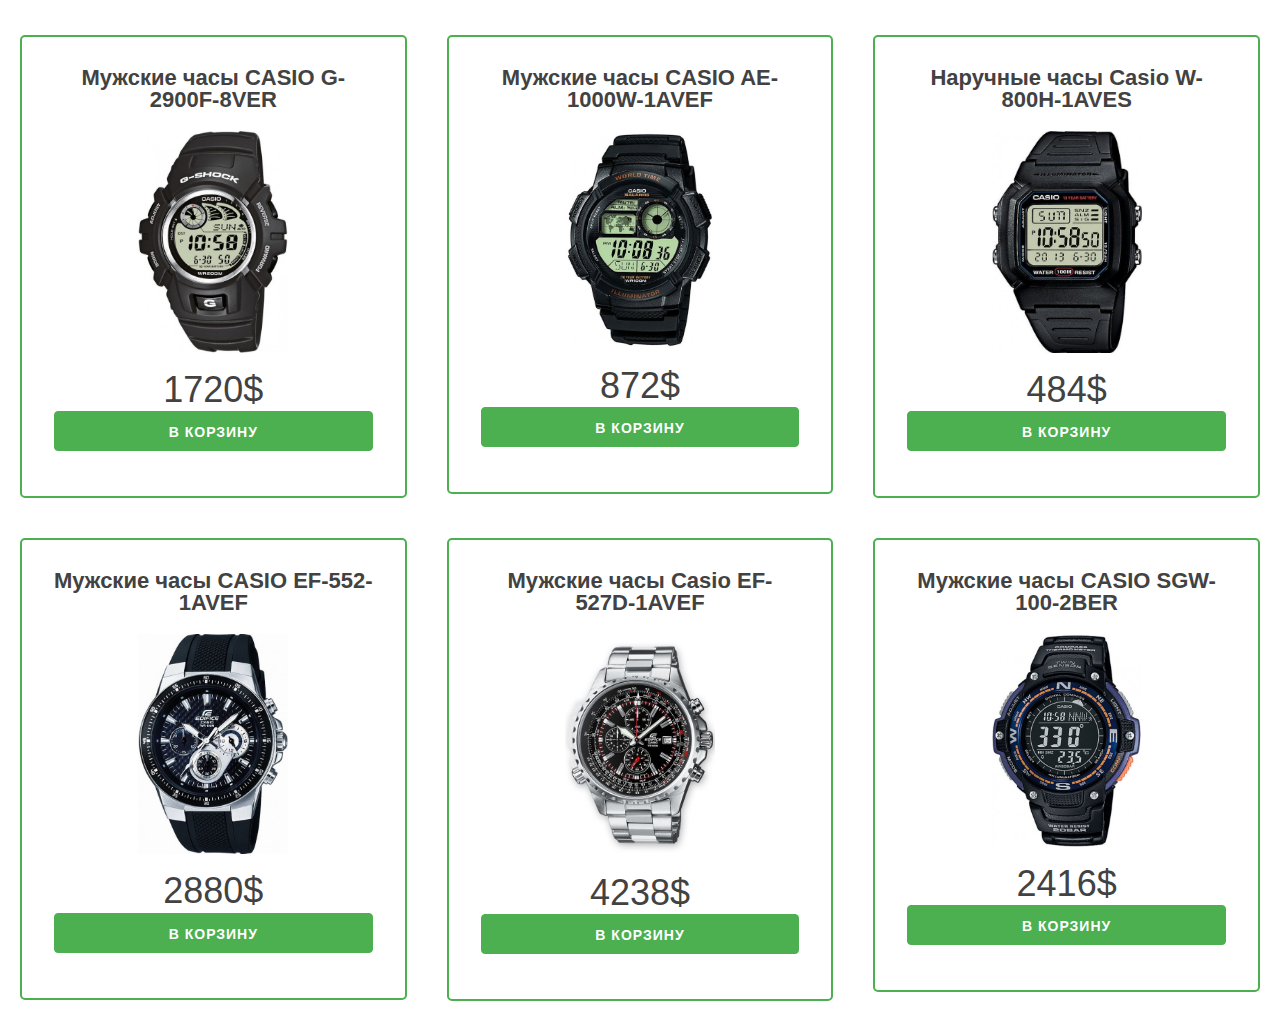
<file: index.html>
<!DOCTYPE html>
<html lang="en">
<head>
    <meta charset="UTF-8">
    <meta http-equiv="X-UA-Compatible" content="IE=edge">
    <meta name="viewport" content="width=device-width, initial-scale=1.0">
    <link rel="stylesheet" href="./css/mustard-ui.min.css">
    <link rel="stylesheet" href="./css/styles.css">
    <title>Document</title>
</head>
<body>
    <div class="goods-container"></div>
</body>
<script src="./dataArticles.js"></script>
</html>
</file>
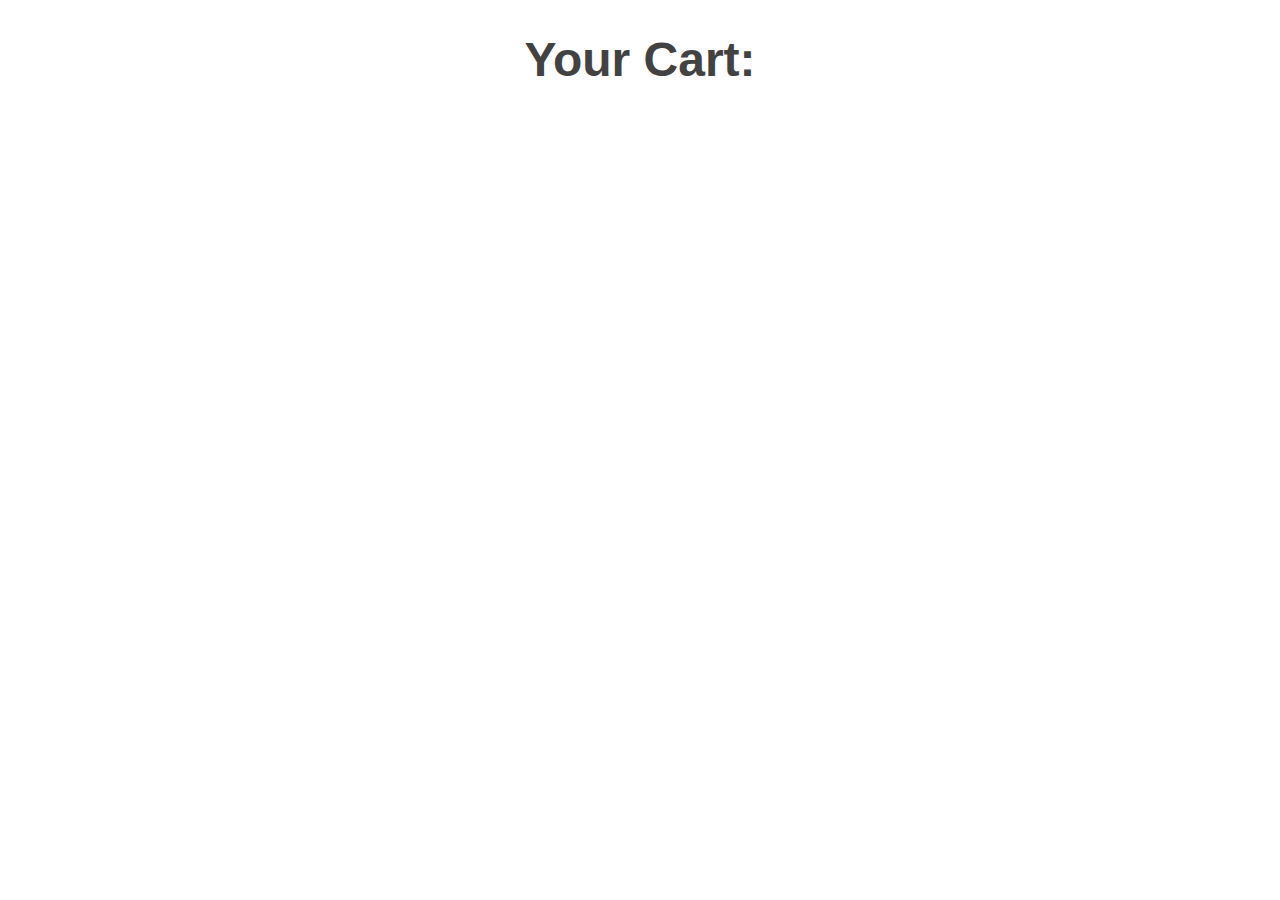
<file: cart.html>
<!DOCTYPE html>
<html lang="en">
<head>
    <meta charset="UTF-8">
    <meta http-equiv="X-UA-Compatible" content="IE=edge">
    <meta name="viewport" content="width=device-width, initial-scale=1.0">
    <link rel="stylesheet" href="./css/mustard-ui.min.css">
    <link rel="stylesheet" href="./css/styles.css">
    <title>Document</title>
</head>
<body>
    <div class="bucket-container">
        <h1>Your Cart:</h1>
        <div class="cart-bucket"></div>
    </div>
</body>
<script src="./class/Bucket.js"></script>
<script src="./bucketFunctionality.js"></script>
</html>
</file>
<file: css/styles.css>
/*/////////////////////////// List of Goods //////////////////// */
.goods-container img {
    width: 150px;
    display: block;
    margin: 0 auto;
    max-height:  222px;
}


.goods-container h2 {
    font-size: 22px;
    margin: 0 0 20px 0;
    line-height: 100%;
}

.goods-container .package.featured.article-information {
    text-align: center;
}

.goods .package.featured p .article-price{
    font-size: 15px;
    font-weight: 500;
    margin: 25px 0;
   
}


/*///////////////////////////  Cart //////////////////// */

.bucket-container {
    max-width: 1200px;
    margin-left: auto;
    margin-right: auto;
    padding: 30px 0;
}

.cart-bucket {
    padding: 10px;
}
table.shopCart {
    border-collapse: collapse;
    border: 1px solid  #666;
}

table.shopCart td {
    border: 1px solid #666;
    padding: 5px 10px;
    text-align: center;
}

table.shopCart img {
    width: 48px;
}

table.shopCart span.total {
    font-weight: 500;
}
</file>
<file: css/mustard-ui.min.css>
/*!
Mustard UI v0.0.5
MIT License
https://mustard-ui.com
*/*{margin:0;padding:0}html{box-sizing:border-box}*,*::after,*::before{box-sizing:inherit}body{display:flex;flex-direction:column;min-height:100vh;background-color:#fff}main{flex:1}.float-left{float:left}.float-right{float:right}.clear-fix::before,.clear-fix::after{content:"";display:table}.clear-fix::after{clear:both}.align-left{text-align:left}.align-center{text-align:center}.align-right{text-align:right}.container{max-width:1200px;margin-left:auto;margin-right:auto;padding:30px 0}.container-small{max-width:768px}.container-large{max-width:1440px}.display-flex{display:flex;justify-content:space-around}.display-none{display:none}.display-sm-up{display:none}@media (min-width: 425px){.display-sm-up{display:initial}}.display-md-up{display:none}@media (min-width: 768px){.display-md-up{display:initial}}.display-lg-up{display:none}@media (min-width: 1024px){.display-lg-up{display:initial}}.display-xlg-up{display:none}@media (min-width: 1440px){.display-xlg-up{display:initial}}.display-sm-down{display:none}@media (max-width: 424px){.display-sm-down{display:initial}}.display-md-down{display:none}@media (max-width: 767px){.display-md-down{display:initial}}.display-lg-down{display:none}@media (max-width: 1023px){.display-lg-down{display:initial}}.display-xlg-down{display:none}@media (max-width: 1439px){.display-xlg-down{display:initial}}.display-sm-to-md{display:none}@media (min-width: 425px) and (max-width: 767px){.display-sm-to-md{display:initial}}.display-sm-to-lg{display:none}@media (min-width: 425px) and (max-width: 1023px){.display-sm-to-lg{display:initial}}.display-sm-to-xlg{display:none}@media (min-width: 425px) and (max-width: 1439px){.display-sm-to-xlg{display:initial}}.display-md-to-lg{display:none}@media (min-width: 768px) and (max-width: 1023px){.display-md-to-lg{display:initial}}.display-md-to-xlg{display:none}@media (min-width: 768px) and (max-width: 1439px){.display-md-to-xlg{display:initial}}.display-lg-to-xlg{display:none}@media (min-width: 1024px) and (max-width: 1439px){.display-lg-to-xlg{display:initial}}.row{display:flex;flex-direction:row;flex-wrap:wrap;margin-top:15px;margin-bottom:15px}.row.row-reverse{flex-direction:row-reverse}.row .col{flex-grow:1;flex-basis:100%;max-width:100%;padding:5px 5px}.row .col.col-reverse{flex-direction:column-reverse}.row .col-xs-1{flex-basis:8.33333%;max-width:8.33333%}.row .col-xs-2{flex-basis:16.66667%;max-width:16.66667%}.row .col-xs-3{flex-basis:25%;max-width:25%}.row .col-xs-4{flex-basis:33.33333%;max-width:33.33333%}.row .col-xs-5{flex-basis:41.66667%;max-width:41.66667%}.row .col-xs-6{flex-basis:50%;max-width:50%}.row .col-xs-7{flex-basis:58.33333%;max-width:58.33333%}.row .col-xs-8{flex-basis:66.66667%;max-width:66.66667%}.row .col-xs-9{flex-basis:75%;max-width:75%}.row .col-xs-10{flex-basis:83.33333%;max-width:83.33333%}.row .col-xs-11{flex-basis:91.66667%;max-width:91.66667%}.row .col-xs-12{flex-basis:100%;max-width:100%}.row .col-xs-offset-1{margin-left:8.33333%}.row .col-xs-offset-2{margin-left:16.66667%}.row .col-xs-offset-3{margin-left:25%}.row .col-xs-offset-4{margin-left:33.33333%}.row .col-xs-offset-5{margin-left:41.66667%}.row .col-xs-offset-6{margin-left:50%}.row .col-xs-offset-7{margin-left:58.33333%}.row .col-xs-offset-8{margin-left:66.66667%}.row .col-xs-offset-9{margin-left:75%}.row .col-xs-offset-10{margin-left:83.33333%}.row .col-xs-offset-11{margin-left:91.66667%}.row .col-xs-offset-12{margin-left:100%}@media (min-width: 425px){.row .col-sm-1{flex-basis:8.33333%;max-width:8.33333%}.row .col-sm-2{flex-basis:16.66667%;max-width:16.66667%}.row .col-sm-3{flex-basis:25%;max-width:25%}.row .col-sm-4{flex-basis:33.33333%;max-width:33.33333%}.row .col-sm-5{flex-basis:41.66667%;max-width:41.66667%}.row .col-sm-6{flex-basis:50%;max-width:50%}.row .col-sm-7{flex-basis:58.33333%;max-width:58.33333%}.row .col-sm-8{flex-basis:66.66667%;max-width:66.66667%}.row .col-sm-9{flex-basis:75%;max-width:75%}.row .col-sm-10{flex-basis:83.33333%;max-width:83.33333%}.row .col-sm-11{flex-basis:91.66667%;max-width:91.66667%}.row .col-sm-12{flex-basis:100%;max-width:100%}.row .col-sm-offset-1{margin-left:8.33333%}.row .col-sm-offset-2{margin-left:16.66667%}.row .col-sm-offset-3{margin-left:25%}.row .col-sm-offset-4{margin-left:33.33333%}.row .col-sm-offset-5{margin-left:41.66667%}.row .col-sm-offset-6{margin-left:50%}.row .col-sm-offset-7{margin-left:58.33333%}.row .col-sm-offset-8{margin-left:66.66667%}.row .col-sm-offset-9{margin-left:75%}.row .col-sm-offset-10{margin-left:83.33333%}.row .col-sm-offset-11{margin-left:91.66667%}.row .col-sm-offset-12{margin-left:100%}}@media (min-width: 768px){.row .col-md-1{flex-basis:8.33333%;max-width:8.33333%}.row .col-md-2{flex-basis:16.66667%;max-width:16.66667%}.row .col-md-3{flex-basis:25%;max-width:25%}.row .col-md-4{flex-basis:33.33333%;max-width:33.33333%}.row .col-md-5{flex-basis:41.66667%;max-width:41.66667%}.row .col-md-6{flex-basis:50%;max-width:50%}.row .col-md-7{flex-basis:58.33333%;max-width:58.33333%}.row .col-md-8{flex-basis:66.66667%;max-width:66.66667%}.row .col-md-9{flex-basis:75%;max-width:75%}.row .col-md-10{flex-basis:83.33333%;max-width:83.33333%}.row .col-md-11{flex-basis:91.66667%;max-width:91.66667%}.row .col-md-12{flex-basis:100%;max-width:100%}.row .col-md-offset-1{margin-left:8.33333%}.row .col-md-offset-2{margin-left:16.66667%}.row .col-md-offset-3{margin-left:25%}.row .col-md-offset-4{margin-left:33.33333%}.row .col-md-offset-5{margin-left:41.66667%}.row .col-md-offset-6{margin-left:50%}.row .col-md-offset-7{margin-left:58.33333%}.row .col-md-offset-8{margin-left:66.66667%}.row .col-md-offset-9{margin-left:75%}.row .col-md-offset-10{margin-left:83.33333%}.row .col-md-offset-11{margin-left:91.66667%}.row .col-md-offset-12{margin-left:100%}}@media (min-width: 1024px){.row .col-lg-1{flex-basis:8.33333%;max-width:8.33333%}.row .col-lg-2{flex-basis:16.66667%;max-width:16.66667%}.row .col-lg-3{flex-basis:25%;max-width:25%}.row .col-lg-4{flex-basis:33.33333%;max-width:33.33333%}.row .col-lg-5{flex-basis:41.66667%;max-width:41.66667%}.row .col-lg-6{flex-basis:50%;max-width:50%}.row .col-lg-7{flex-basis:58.33333%;max-width:58.33333%}.row .col-lg-8{flex-basis:66.66667%;max-width:66.66667%}.row .col-lg-9{flex-basis:75%;max-width:75%}.row .col-lg-10{flex-basis:83.33333%;max-width:83.33333%}.row .col-lg-11{flex-basis:91.66667%;max-width:91.66667%}.row .col-lg-12{flex-basis:100%;max-width:100%}.row .col-lg-offset-1{margin-left:8.33333%}.row .col-lg-offset-2{margin-left:16.66667%}.row .col-lg-offset-3{margin-left:25%}.row .col-lg-offset-4{margin-left:33.33333%}.row .col-lg-offset-5{margin-left:41.66667%}.row .col-lg-offset-6{margin-left:50%}.row .col-lg-offset-7{margin-left:58.33333%}.row .col-lg-offset-8{margin-left:66.66667%}.row .col-lg-offset-9{margin-left:75%}.row .col-lg-offset-10{margin-left:83.33333%}.row .col-lg-offset-11{margin-left:91.66667%}.row .col-lg-offset-12{margin-left:100%}}@media (min-width: 1440px){.row .col-xlg-1{flex-basis:8.33333%;max-width:8.33333%}.row .col-xlg-2{flex-basis:16.66667%;max-width:16.66667%}.row .col-xlg-3{flex-basis:25%;max-width:25%}.row .col-xlg-4{flex-basis:33.33333%;max-width:33.33333%}.row .col-xlg-5{flex-basis:41.66667%;max-width:41.66667%}.row .col-xlg-6{flex-basis:50%;max-width:50%}.row .col-xlg-7{flex-basis:58.33333%;max-width:58.33333%}.row .col-xlg-8{flex-basis:66.66667%;max-width:66.66667%}.row .col-xlg-9{flex-basis:75%;max-width:75%}.row .col-xlg-10{flex-basis:83.33333%;max-width:83.33333%}.row .col-xlg-11{flex-basis:91.66667%;max-width:91.66667%}.row .col-xlg-12{flex-basis:100%;max-width:100%}.row .col-xlg-offset-1{margin-left:8.33333%}.row .col-xlg-offset-2{margin-left:16.66667%}.row .col-xlg-offset-3{margin-left:25%}.row .col-xlg-offset-4{margin-left:33.33333%}.row .col-xlg-offset-5{margin-left:41.66667%}.row .col-xlg-offset-6{margin-left:50%}.row .col-xlg-offset-7{margin-left:58.33333%}.row .col-xlg-offset-8{margin-left:66.66667%}.row .col-xlg-offset-9{margin-left:75%}.row .col-xlg-offset-10{margin-left:83.33333%}.row .col-xlg-offset-11{margin-left:91.66667%}.row .col-xlg-offset-12{margin-left:100%}}.section,section{padding:30px}.section :last-child,section :last-child{margin-bottom:0}.section-primary{background:#ffca28}.section-secondary{background:#f5f5f5}.section-tertiary{background:#fff}blockquote{display:block;margin:15px 15px 30px;padding:15px;font-size:18px;font-weight:400;border-left:4px solid #4caf50;background:#fff}blockquote :last-child{margin-bottom:0}.button,button,input[type='button'],input[type='reset'],input[type='submit']{display:inline-block;height:40px;margin:0 2px 15px;padding:0 20px;width:auto;background:none;overflow:visible;-webkit-appearance:none;-moz-appearance:none;appearance:none;transition:all .1s ease-out;font-size:14px;font-weight:600;color:inherit;line-height:40px;letter-spacing:1px;text-decoration:none;text-transform:uppercase;white-space:nowrap;border-radius:4px;border-style:solid;border-width:1px}.button:focus,button:focus,input[type='button']:focus,input[type='reset']:focus,input[type='submit']:focus{outline:none}.button:focus,.button:hover,button:focus,button:hover,input[type='button']:focus,input[type='button']:hover,input[type='reset']:focus,input[type='reset']:hover,input[type='submit']:focus,input[type='submit']:hover{opacity:0.85;cursor:pointer;transform:scale(1.025)}.button:active,button:active,input[type='button']:active,input[type='reset']:active,input[type='submit']:active{opacity:1;transform:scale(1)}.button:disabled,button:disabled,input[type='button']:disabled,input[type='reset']:disabled,input[type='submit']:disabled{opacity:0.5}.button:disabled:hover,button:disabled:hover,input[type='button']:disabled:hover,input[type='reset']:disabled:hover,input[type='submit']:disabled:hover{cursor:not-allowed}.button-primary{background-color:#4caf50;color:#fff;border-color:#4caf50}.button-primary-outlined{background-color:#fff;color:#4caf50;border-color:#4caf50}.button-primary-text{color:#4caf50;border-color:transparent}.button-success{background-color:#4caf50;color:#fff;border-color:#4caf50}.button-success-outlined{background-color:#fff;color:#4caf50;border-color:#4caf50}.button-success-text{color:#4caf50;border-color:transparent}.button-info{background-color:#9e9e9e;color:#fff;border-color:#9e9e9e}.button-info-outlined{background-color:#fff;color:#9e9e9e;border-color:#9e9e9e}.button-info-text{color:#9e9e9e;border-color:transparent}.button-warning{background-color:#ffb300;color:#fff;border-color:#ffb300}.button-warning-outlined{background-color:#fff;color:#ffb300;border-color:#ffb300}.button-warning-text{color:#ffb300;border-color:transparent}.button-danger{background-color:#f44336;color:#fff;border-color:#f44336}.button-danger-outlined{background-color:#fff;color:#f44336;border-color:#f44336}.button-danger-text{color:#f44336;border-color:transparent}.button-round{border-radius:24px}.button-large{height:48px;line-height:48px;padding:0 30px;font-size:16px}.button-small{height:30px;line-height:30px;padding:0 15px;font-size:12px}pre{display:block;margin:15px 0;padding:10px 15px;border-left:4px solid #4caf50;background:#f5f5f5;font-family:Consolas, Monaco, 'Andale Mono', 'Ubuntu Mono', monospace;font-size:15px;color:#212121;white-space:normal;overflow-x:auto}code{background:#f5f5f5;color:#212121;font-family:Monaco, 'Courier New', Courier, monospace;white-space:pre}.form-control{position:relative;margin-bottom:10px}.form-control-group{display:flex;justify-content:flex-start}.form-control-group .form-control{flex:1;padding-right:15px}.form-control-group .form-control:last-of-type{padding-right:0}.form-control-group .form-control.grow-1x{flex-grow:1}.form-control-group .form-control.grow-2x{flex-grow:2}.form-control-group .form-control.grow-3x{flex-grow:3}.validation-error{margin-top:2px;font-size:12px;color:#f44336}label{font-size:14px;font-weight:400}input[type="text"],input[type="password"],select{-webkit-appearance:none;-moz-appearance:none;appearance:none;display:block;width:100%;padding:10px;line-height:20px;font-size:16px;font-weight:inherit;background:#fff;border-radius:5px;border:1px solid #bdbdbd}input[type="text"]::-webkit-input-placeholder,input[type="password"]::-webkit-input-placeholder,select::-webkit-input-placeholder{color:#9e9e9e}input[type="text"]:-ms-input-placeholder,input[type="password"]:-ms-input-placeholder,select:-ms-input-placeholder{color:#9e9e9e}input[type="text"]::-ms-input-placeholder,input[type="password"]::-ms-input-placeholder,select::-ms-input-placeholder{color:#9e9e9e}input[type="text"]::placeholder,input[type="password"]::placeholder,select::placeholder{color:#9e9e9e}input[type="text"]:focus,input[type="password"]:focus,select:focus{outline:none;border-color:#4caf50}input[type="text"].invalid,input[type="password"].invalid,select.invalid{border-color:#f44336}fieldset{margin:15px 0;padding:15px;font-size:14px;border:1px solid #bdbdbd;border-radius:5px}fieldset legend{padding:0 5px}input[type="checkbox"],input[type="radio"]{margin-right:10px}select{background:#fff url('data:image/svg+xml;utf8,<svg xmlns="http://www.w3.org/2000/svg" height="14" viewBox="0 0 29 14" width="29"><path fill="#bdbdbd" d="M9.37727 3.625l5.08154 6.93523L19.54036 3.625"/></svg>') center right no-repeat;padding-right:30px}select:hover{cursor:pointer}select:disabled{opacity:0.5}select:focus{background:#fff url('data:image/svg+xml;utf8,<svg xmlns="http://www.w3.org/2000/svg" height="14" viewBox="0 0 29 14" width="29"><path fill="#4caf50" d="M9.37727 3.625l5.08154 6.93523L19.54036 3.625"/></svg>') center right no-repeat}textarea{-webkit-appearance:none;-moz-appearance:none;appearance:none;display:block;width:100%;padding:10px 15px;min-height:100px;font-size:16px;font-weight:300;line-height:1.4;color:#000;background-color:#fff;border:1px solid #bdbdbd;border-radius:5px}textarea::-webkit-input-placeholder{color:#9e9e9e}textarea:-ms-input-placeholder{color:#9e9e9e}textarea::-ms-input-placeholder{color:#9e9e9e}textarea::placeholder{color:#9e9e9e}textarea:focus{border-color:#4caf50;outline:none}textarea.invalid{border-color:#ef9a9a}a{text-decoration:none;color:#4caf50;font-weight:400;transition:opacity .1s ease-out}a:focus,a:hover{opacity:0.75}a:active{opacity:1}ul,ol,dl{list-style:none;margin-bottom:15px}ul{list-style:circle inside}ol{list-style:decimal inside}table{margin:15px 0;width:100%;border-spacing:0;border-collapse:collapse}table tr{border-bottom:1px solid #eee;text-align:left}table thead th{padding:15px;font-weight:300;color:#9e9e9e}table tbody td{padding:15px;font-weight:300}body{font-family:"Open Sans",sans-serif;font-size:16px;line-height:1.6;font-weight:300;color:#424242}h1,h2,h3,h4,h5,h6{font-family:"Open Sans",sans-serif;font-weight:300;color:#424242;margin:0 0 10px;font-weight:600}.h1,h1{font-size:48px;line-height:60px}.h2,h2{font-size:40px;line-height:52px}.h3,h3{font-size:32px;line-height:44px}.h4,h4{font-size:28px;line-height:40px}.h5,h5{font-size:24px;line-height:36px}.h6,h6{font-size:20px;line-height:32px}p{margin-bottom:15px}p.magnify{font-size:17.6px;line-height:1.8}strong,b{font-weight:600}.alert{margin:15px 0;padding:15px;border-radius:5px}.alert-danger{background:#ffebee}.alert-info{background:#e3f2fd}.alert-warning{background:#fff8e1}.alert-success{background:#e8f5e9}.breadcrumbs{display:flex;list-style:none;font-size:14px}.breadcrumbs li{display:block}.breadcrumbs li::after{display:inline-block;content:"/";padding:0 5px;color:#9e9e9e}.breadcrumbs li:last-of-type::after{display:none}.card{margin:15px;padding:30px;background:#fff;overflow:hidden;border-radius:5px;box-shadow:0 4px 12px rgba(224,224,224,0.5)}.card-title{font-size:24px;margin-bottom:5px}.card-actions{display:flex;align-items:center;margin-top:30px;list-style:none;justify-content:space-around}.card-actions>*{margin-bottom:0}.footer,footer{padding:30px;width:100%;background:#757575}.footer .copyright,footer .copyright{margin:0;padding-top:30px;font-size:14px;color:#fff;border-top:1px solid #9e9e9e}.footer .copyright a,footer .copyright a{color:#bdbdbd}.footer-text p{color:#fff}.footer-links-category{color:#fff;font-size:14px;font-weight:600;text-transform:uppercase;letter-spacing:1px}.footer-links{list-style:none}.footer-links li{margin-top:5px}.footer-links a{color:#bdbdbd}header,.header{position:relative;display:flex;flex-direction:column;justify-content:center;align-items:center;padding:0 15px;height:100vh;background:#ffc107}header .title,.header .title{font-size:50px;line-height:50px;font-weight:400;color:#424242;text-align:center}@media (min-width: 768px){header .title,.header .title{font-size:60px;line-height:60px}}header .subtitle,.header .subtitle{font-size:18px;line-height:26px;font-weight:300;color:#424242;text-align:center}@media (min-width: 768px){header .subtitle,.header .subtitle{font-size:25.2px;line-height:25.2px}}header .disclaimer,.header .disclaimer{font-size:12px;color:#424242;text-align:center}header .scroll-down,.header .scroll-down{opacity:1;transition:all .5s ease-in 3s}header .scroll-down,.header .scroll-down{display:flex;align-items:center;justify-content:center;position:absolute;bottom:45px;left:50%;margin-left:-16px;width:32px;height:32px;border:2px solid #424242;border-radius:50%;animation:bounce 2s infinite 2s;transition:all .2s ease-in}header .scroll-down::before,.header .scroll-down::before{display:block;position:relative;bottom:2px;content:'';transform:rotate(-45deg);width:12px;height:12px;border:2px solid #424242;border-width:0px 0 2px 2px}@keyframes bounce{0%,100%,20%,50%,80%{transform:translateY(0)}40%{transform:translateY(-10px)}60%{transform:translateY(-5px)}}.menu{display:inline-block;list-style:none;background:#fff;border-radius:5px;box-shadow:0 4px 12px rgba(158,158,158,0.5)}.menu li a{display:block;padding:10px 30px;border-bottom:1px solid #eee}.menu li a:focus,.menu li a:hover{background:#fafafa}.modal-mask{position:fixed;top:0;right:0;bottom:0;left:0;background:rgba(97,97,97,0.5);z-index:10}.modal{display:flex;flex-direction:column;justify-content:space-between;position:fixed;top:50%;left:50%;max-width:540px;transform:translate(-50%, -50%);background:#fff;border-radius:5px;overflow:hidden;box-shadow:0 4px 12px rgba(117,117,117,0.5)}.modal-head{padding:10px 15px}.modal-head .modal-title{font-size:24px}.modal-body{flex:1;padding:30px 15px;background:#eee}.modal-footer{padding:15px}.modal-footer>*{margin-bottom:0}nav,.nav{padding:0 15px;height:60px;width:100%;background:#ffc107}nav a,.nav a{display:block;color:#424242}.nav-container{display:flex;align-items:center;justify-content:space-between;height:100%;max-width:1200px;margin:0 auto;padding:0 30px}.nav-logo{display:flex;align-items:center;font-size:32px;line-height:32px}.nav-links{display:none;list-style:none;margin:0;height:100%}@media (min-width: 768px){.nav-links{display:flex}}.nav-links li,.nav-links a{height:100%}.nav-links a{display:flex;align-items:center;padding:0 30px}.nav-links a:active{color:#4caf50}.nav-links a.active{border-bottom:4px solid #4caf50}.mobile-menu-toggle{display:block;position:relative;height:20px;width:26px}@media (min-width: 768px){.mobile-menu-toggle{display:none}}.mobile-menu-toggle:focus,.mobile-menu-toggle:hover{cursor:pointer}.mobile-menu-toggle::before{position:absolute;top:0;left:0;width:26px;height:4px;content:'';background:#424242;border-radius:4px;box-shadow:0 8px 0 0 #424242,0 16px 0 0 #424242}.pagination{display:flex;list-style:none;margin:15px 0}.pagination li{margin:0 5px}.pagination li a{display:block;padding:5px 10px;border-radius:5px;background:#fff;border:1px solid #e0e0e0}.pagination li a.active,.pagination li a:focus,.pagination li a:hover{opacity:1;border-color:#4caf50}.pagination li a.active{background:#4caf50;color:#fff}.pagination li a:active{transform:scale(0.95)}.panel{background:#fff;border-radius:5px;overflow:hidden;margin:30px 0;box-shadow:0 4px 12px rgba(224,224,224,0.5)}.panel-head{display:flex;align-items:center;justify-content:space-between;margin-bottom:10px;padding:10px 15px;background:#fafafa}.panel-head .panel-title{font-size:28px}.panel-body{padding:30px 15px}.panel-footer{padding:15px;background:#fafafa}.panel-footer>*{margin-bottom:0}.pricing-table .package{display:flex;flex-direction:column;justify-content:space-between;flex-wrap:wrap;margin:15px;padding:30px;border:1px solid #e0e0e0;border-radius:5px;text-align:center;background:#fff}.pricing-table .package.featured{border-color:#4caf50;border-width:2px}.pricing-table .package.featured .package-name{color:#4caf50}.pricing-table .package hr{border:0;border-bottom:1px solid #e0e0e0;height:1px}.pricing-table .package .package-name{font-weight:700;text-transform:uppercase}.pricing-table .package .price{margin:15px 0 0 0;font-size:36px;line-height:1.2}.pricing-table .package .price-disclaimer{font-size:12px}.pricing-table .package .features{flex:1;padding:15px;list-style:none}.pricing-table .package .features li{margin-bottom:5px}.progress-bar{position:relative;margin:15px 0;height:20px;background:#eee;border-radius:5px;overflow:hidden}.progress-bar>span{display:block;position:absolute;height:100%;border-radius:4px;overflow:hidden}.progress-bar>span.progress-bar-green{background:#66bb6a}.progress-bar>span.progress-bar-blue{background:#42a5f5}.progress-bar>span.progress-bar-red{background:#ef5350}.progress-bar.striped>span:after{content:"";position:absolute;top:0;left:0;bottom:0;right:0;background-image:linear-gradient(-45deg, rgba(255,255,255,0.2) 25%, transparent 25%, transparent 50%, rgba(255,255,255,0.2) 50%, rgba(255,255,255,0.2) 75%, transparent 75%, transparent);background-size:50px 50px;overflow:hidden}.progress-bar.animated>span:after{animation:move 2s linear infinite}@keyframes move{0%{background-position:0 0}100%{background-position:50px 50px}}.sidebar{padding:15px}.sidebar-left{border-right:1px solid #e0e0e0}.sidebar-right{border-left:1px solid #e0e0e0}.sidebar-category{padding:10px;font-size:18px;color:#757575;border-bottom:1px solid #e0e0e0;background:url('data:image/svg+xml;utf8,<svg xmlns="http://www.w3.org/2000/svg" height="14" viewBox="0 0 29 14" width="29"><path d="M9.4 3.6l5.1 6.9L19.5 3.6" fill="#bdbdbd"/></svg>') center right no-repeat}.sidebar-category:focus,.sidebar-category:hover{cursor:pointer;opacity:0.75}.sidebar-links{list-style:none;padding-left:10px}.sidebar-links a{display:block;padding:5px 10px}.sidebar-links a.active{font-weight:700}.stepper{margin:30px 15px}.stepper .step{position:relative;padding:0 30px;margin-bottom:30px;border-left:1px solid #bdbdbd}.stepper .step:last-of-type{border:none}.stepper .step .step-number{display:flex;flex-direction:column;align-items:center;justify-content:center;position:absolute;top:0;left:-18px;height:36px;width:36px;z-index:1;font-weight:600;color:#fff;background:#8bc34a;border-radius:50%;box-shadow:0 2px 4px #e0e0e0}.stepper .step .step-title{margin:0;font-weight:600;font-size:20px;line-height:36px}.tabs{list-style:none;display:flex;margin:15px 0 30px}.tabs .tab{padding:8px 45px;border-bottom:1px solid #e0e0e0;color:#bdbdbd}.tabs .tab.active{border-top:2px solid #4caf50;border-left:1px solid #e0e0e0;border-right:1px solid #e0e0e0;border-bottom:none;color:#757575}.tabs .tab:focus,.tabs .tab:hover{opacity:1;color:#424242}.tags{display:flex;flex-wrap:wrap;list-style:none}.tags .tag{margin-right:5px;padding:5px 15px;font-size:14px;font-weight:400;border-radius:4px;color:#fff;background:#9e9e9e;box-shadow:0 2px 4px #eee}.tags .tag a{display:block;color:#fff}.tags .tag-rounded{border-radius:16px}.tags .tag-blue{background:#2196f3}.tags .tag-red{background:#f44336}.tags .tag-green{background:#4caf50}.tags .tag-orange{background:#ff9800}.tooltip{display:inline-block;position:relative;border-bottom:1px dashed #bdbdbd}.tooltip:focus,.tooltip:hover{cursor:pointer}.tooltip:focus .tooltip-text,.tooltip:hover .tooltip-text{display:block}.tooltip-text{display:none;position:absolute;bottom:125%;left:50%;transform:translateX(-50%);min-width:300px;padding:10px 15px;color:#fff;text-align:center;background:#424242;border-radius:5px;box-shadow:0 2px 4px #9e9e9e}.tooltip-text::after{position:absolute;content:'';top:100%;left:50%;transform:translateX(-50%);border-width:8px;border-style:solid;border-color:#424242 transparent transparent}

/*# sourceMappingURL=mustard-ui.min.css.map */
</file>
